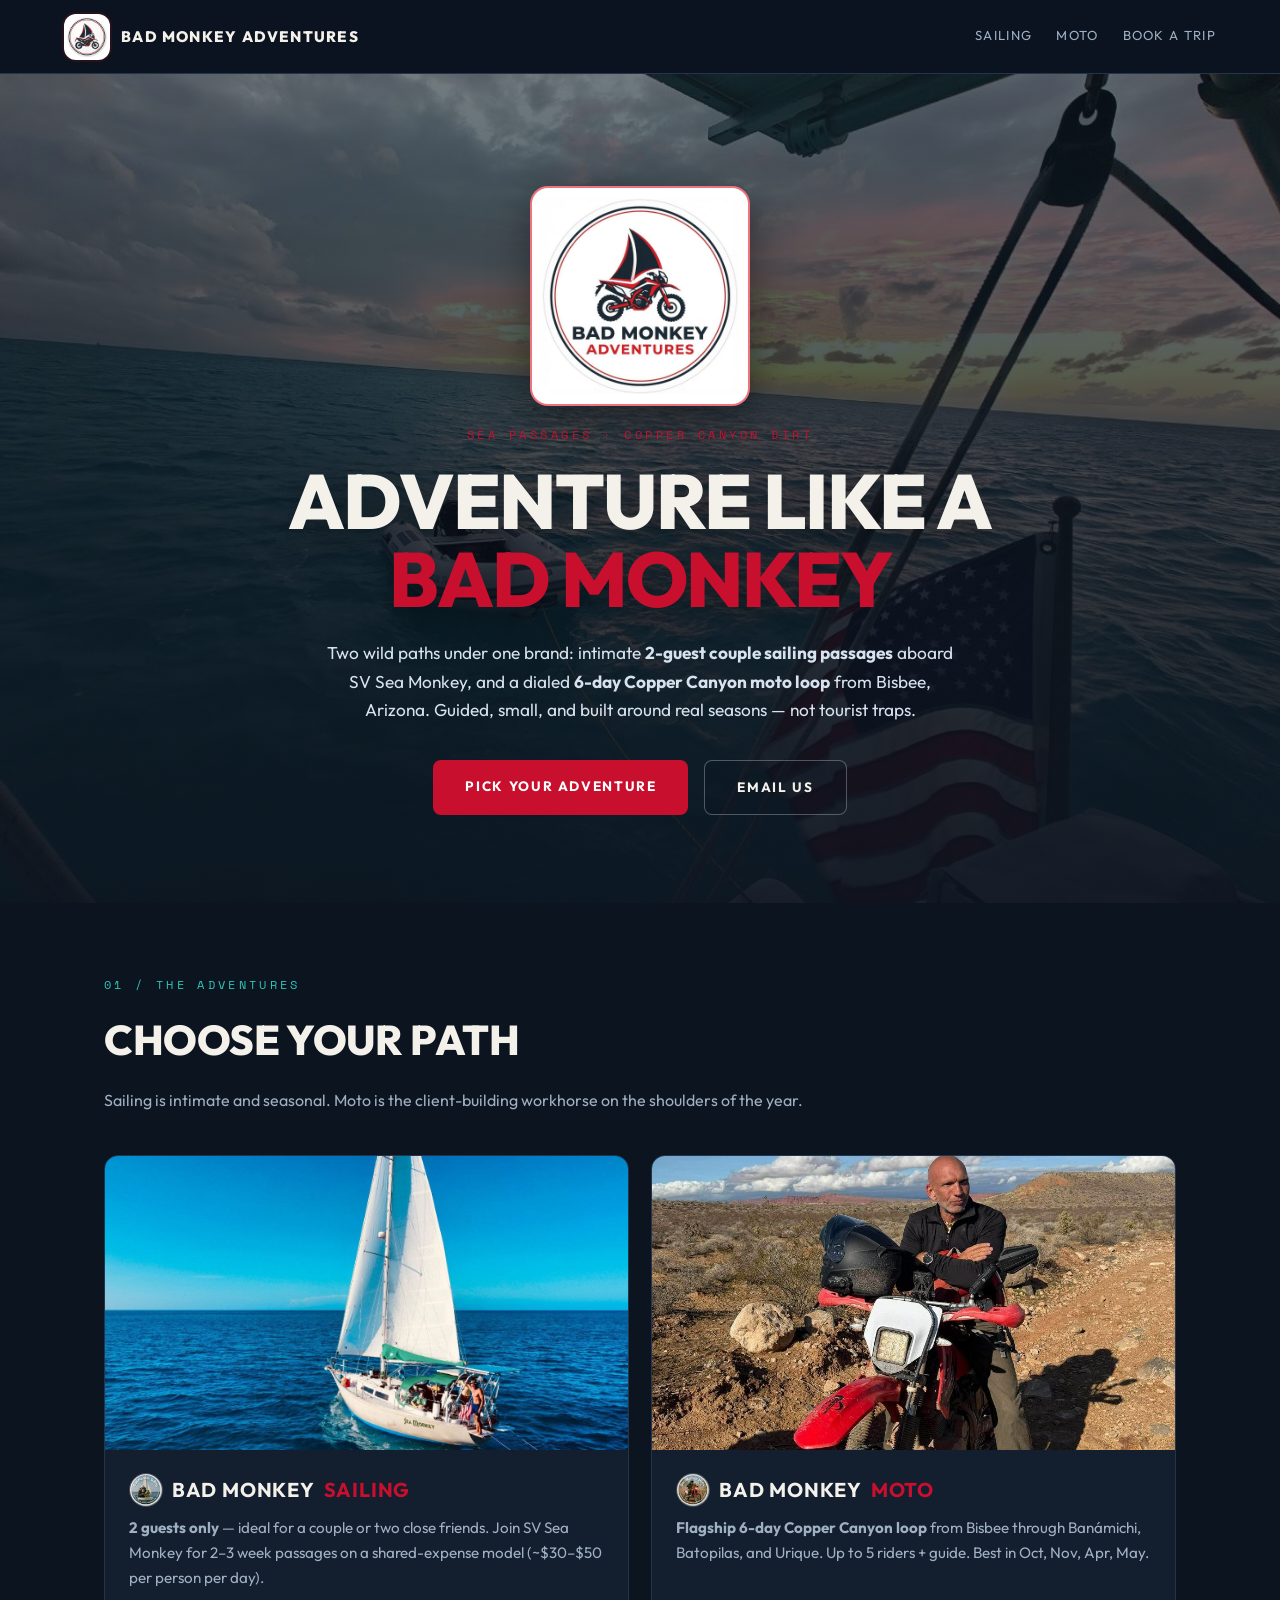
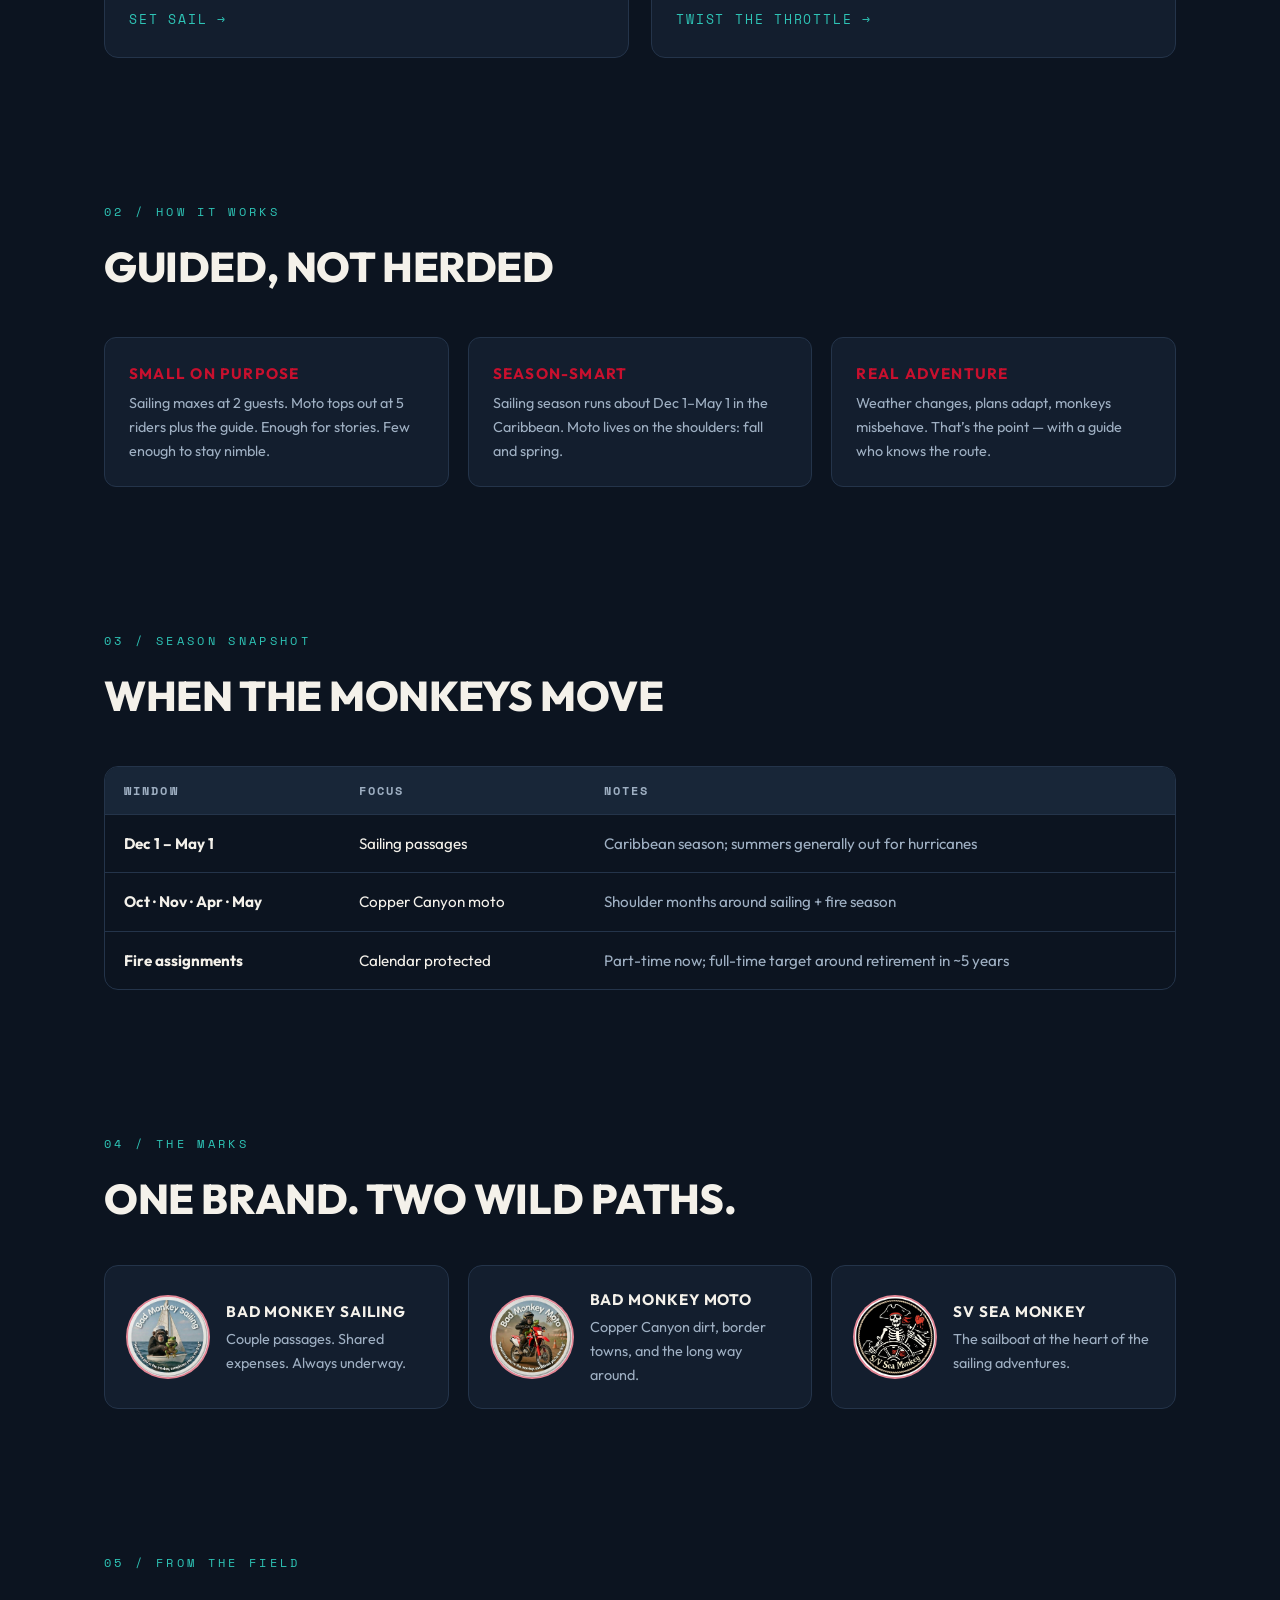
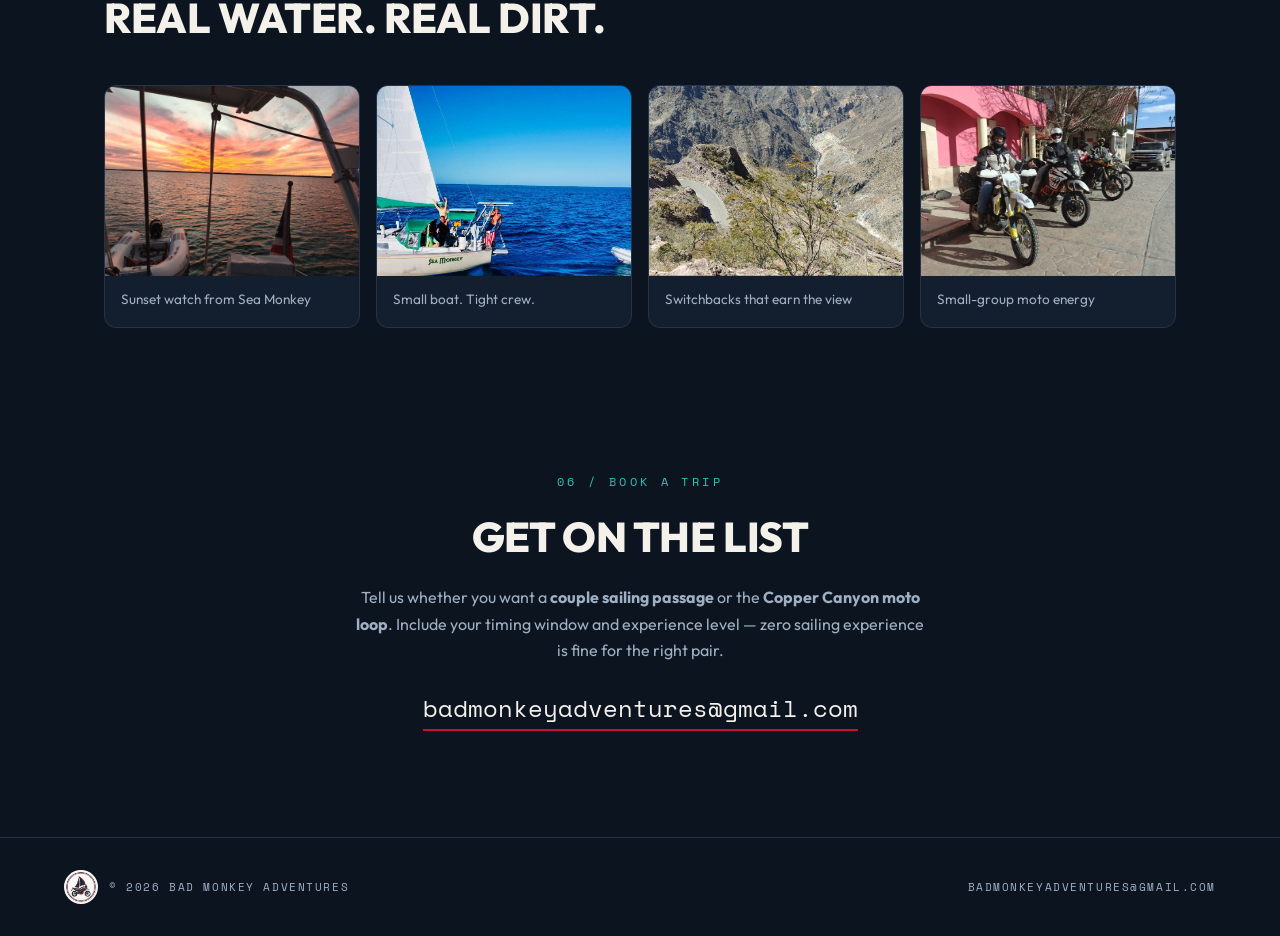
<file: index.html>
<!DOCTYPE html>
<html lang="en">
<head>
<meta charset="utf-8">
<meta name="viewport" content="width=device-width, initial-scale=1">
<title>Bad Monkey Adventures — Couple Sailing Passages & Copper Canyon Moto Trips</title>
<meta name="description" content="Bad Monkey Adventures: 2-guest couple sailing passages aboard SV Sea Monkey (shared-expense) and 6-day Copper Canyon motorcycle trips from Bisbee. badmonkeyadventures@gmail.com">
<link rel="icon" href="images/logos/bma-main-icon-favicon.png?v=ops1">
<link rel="preconnect" href="https://fonts.googleapis.com">
<link href="https://fonts.googleapis.com/css2?family=Outfit:wght@400;700;800&family=Space+Mono&display=swap" rel="stylesheet">
<link rel="stylesheet" href="style.css?v=honda1">
</head>
<body>
<nav>
  <a class="logo" href="index.html">
    <img class="brand-mark" src="images/logos/bma-main-icon.jpg?v=ops1" alt="Bad Monkey Adventures logo">
    Bad Monkey Adventures
  </a>
  <div class="links">
    <a href="sailing.html" data-p="sailing">Sailing</a>
    <a href="moto.html" data-p="moto">Moto</a>
    <a href="index.html#contact" data-p="contact">Book a Trip</a>
  </div>
</nav>

<header class="hero">
  <div class="hero-media" style="background-image:url('images/sailing/hero-sunset-turquoise.jpg')"></div>
  <div class="hero-inner">
    <img class="hero-logo" src="images/logos/bma-main-full.jpg?v=ops1" alt="Bad Monkey Adventures sticker">
    <div class="kicker">Sea Passages · Copper Canyon Dirt</div>
    <h1>Adventure Like a<br><span class="accent">Bad Monkey</span></h1>
    <p>Two wild paths under one brand: intimate <strong>2-guest couple sailing passages</strong> aboard SV Sea Monkey, and a dialed <strong>6-day Copper Canyon moto loop</strong> from Bisbee, Arizona. Guided, small, and built around real seasons — not tourist traps.</p>
    <div class="cta-row">
      <a class="btn btn-sun" href="#adventures">Pick Your Adventure</a>
      <a class="btn btn-ghost" href="mailto:badmonkeyadventures@gmail.com?subject=Trip%20Inquiry">Email Us</a>
    </div>
  </div>
</header>

<section id="adventures">
  <div class="sec-label">01 / The Adventures</div>
  <h2>Choose Your Path</h2>
  <p class="lead">Sailing is intimate and seasonal. Moto is the client-building workhorse on the shoulders of the year.</p>
  <div class="adventures">
    <a class="adv reveal" href="sailing.html">
      <img class="art" src="images/sailing/under-sail-blue.jpg" alt="SV Sea Monkey under full sail">
      <div class="body">
        <h3>
          <img src="images/logos/bad-monkey-sailing-sticker-logo.jpg?v=ops1" alt="">
          Bad Monkey <span class="tag">Sailing</span>
        </h3>
        <p><strong>2 guests only</strong> — ideal for a couple or two close friends. Join SV Sea Monkey for 2–3 week passages on a shared-expense model (~$30–$50 per person per day).</p>
        <span class="go">Set Sail →</span>
      </div>
    </a>
    <a class="adv reveal" href="moto.html">
      <img class="art" src="images/moto/hero-desert-trail.jpg" alt="Adventure motorcycle on desert trail">
      <div class="body">
        <h3>
          <img src="images/logos/bad-monkey-moto-sticker-logo.jpg?v=ops1" alt="">
          Bad Monkey <span class="tag">Moto</span>
        </h3>
        <p><strong>Flagship 6-day Copper Canyon loop</strong> from Bisbee through Banámichi, Batopilas, and Urique. Up to 5 riders + guide. Best in Oct, Nov, Apr, May.</p>
        <span class="go">Twist the Throttle →</span>
      </div>
    </a>
  </div>
</section>

<section>
  <div class="sec-label">02 / How It Works</div>
  <h2>Guided, Not Herded</h2>
  <div class="features">
    <div class="feat reveal"><h4>Small On Purpose</h4><p>Sailing maxes at 2 guests. Moto tops out at 5 riders plus the guide. Enough for stories. Few enough to stay nimble.</p></div>
    <div class="feat reveal"><h4>Season-Smart</h4><p>Sailing season runs about Dec 1–May 1 in the Caribbean. Moto lives on the shoulders: fall and spring.</p></div>
    <div class="feat reveal"><h4>Real Adventure</h4><p>Weather changes, plans adapt, monkeys misbehave. That’s the point — with a guide who knows the route.</p></div>
  </div>
</section>

<section>
  <div class="sec-label">03 / Season Snapshot</div>
  <h2>When The Monkeys Move</h2>
  <div class="trips reveal">
    <table>
      <thead><tr><th>Window</th><th>Focus</th><th>Notes</th></tr></thead>
      <tbody>
        <tr><td><strong>Dec 1 – May 1</strong></td><td>Sailing passages</td><td class="muted">Caribbean season; summers generally out for hurricanes</td></tr>
        <tr><td><strong>Oct · Nov · Apr · May</strong></td><td>Copper Canyon moto</td><td class="muted">Shoulder months around sailing + fire season</td></tr>
        <tr><td><strong>Fire assignments</strong></td><td>Calendar protected</td><td class="muted">Part-time now; full-time target around retirement in ~5 years</td></tr>
      </tbody>
    </table>
  </div>
</section>

<section>
  <div class="sec-label">04 / The Marks</div>
  <h2>One Brand. Two Wild Paths.</h2>
  <div class="brand-strip">
    <div class="brand-card reveal">
      <img src="images/logos/bad-monkey-sailing-sticker-logo.jpg?v=ops1" alt="Bad Monkey Sailing logo">
      <div>
        <h4>Bad Monkey Sailing</h4>
        <p>Couple passages. Shared expenses. Always underway.</p>
      </div>
    </div>
    <div class="brand-card reveal">
      <img src="images/logos/bad-monkey-moto-sticker-logo.jpg?v=ops1" alt="Bad Monkey Moto logo">
      <div>
        <h4>Bad Monkey Moto</h4>
        <p>Copper Canyon dirt, border towns, and the long way around.</p>
      </div>
    </div>
    <div class="brand-card reveal">
      <img src="images/logos/sv-sea-monkey-pirate-skeleton-favorite-logo.jpg?v=ops1" alt="SV Sea Monkey logo">
      <div>
        <h4>SV Sea Monkey</h4>
        <p>The sailboat at the heart of the sailing adventures.</p>
      </div>
    </div>
  </div>
</section>

<section>
  <div class="sec-label">05 / From the Field</div>
  <h2>Real Water. Real Dirt.</h2>
  <div class="gallery">
    <figure class="reveal"><img src="images/sailing/sunset-pink-gold.jpg" alt="Sunset from the sailboat"><figcaption>Sunset watch from Sea Monkey</figcaption></figure>
    <figure class="reveal"><img src="images/sailing/crew-waving.jpg" alt="Crew waving from Sea Monkey"><figcaption>Small boat. Tight crew.</figcaption></figure>
    <figure class="reveal"><img src="images/moto/canyon-switchback.jpg" alt="Canyon switchback overlook"><figcaption>Switchbacks that earn the view</figcaption></figure>
    <figure class="reveal"><img src="images/moto/pink-lineup.jpg" alt="Adventure riders lined up in town"><figcaption>Small-group moto energy</figcaption></figure>
  </div>
</section>

<section id="contact" class="contact">
  <div class="sec-label" style="text-align:center">06 / Book a Trip</div>
  <h2>Get On The List</h2>
  <p>Tell us whether you want a <strong>couple sailing passage</strong> or the <strong>Copper Canyon moto loop</strong>. Include your timing window and experience level — zero sailing experience is fine for the right pair.</p>
  <p style="margin-top:1.6rem"><a class="email" href="mailto:badmonkeyadventures@gmail.com?subject=Bad%20Monkey%20Trip%20Inquiry">badmonkeyadventures@gmail.com</a></p>
</section>

<footer>
  <div class="foot-brand">
    <img src="images/logos/bma-main-icon.jpg?v=ops1" alt="">
    <span>© 2026 Bad Monkey Adventures</span>
  </div>
  <span><a href="mailto:badmonkeyadventures@gmail.com">badmonkeyadventures@gmail.com</a></span>
</footer>

<script>
const io=new IntersectionObserver(es=>es.forEach(e=>{if(e.isIntersecting){e.target.classList.add('in');io.unobserve(e.target)}}),{threshold:.12});
document.querySelectorAll('.reveal').forEach(el=>io.observe(el));
</script>
</body>
</html>
</file>
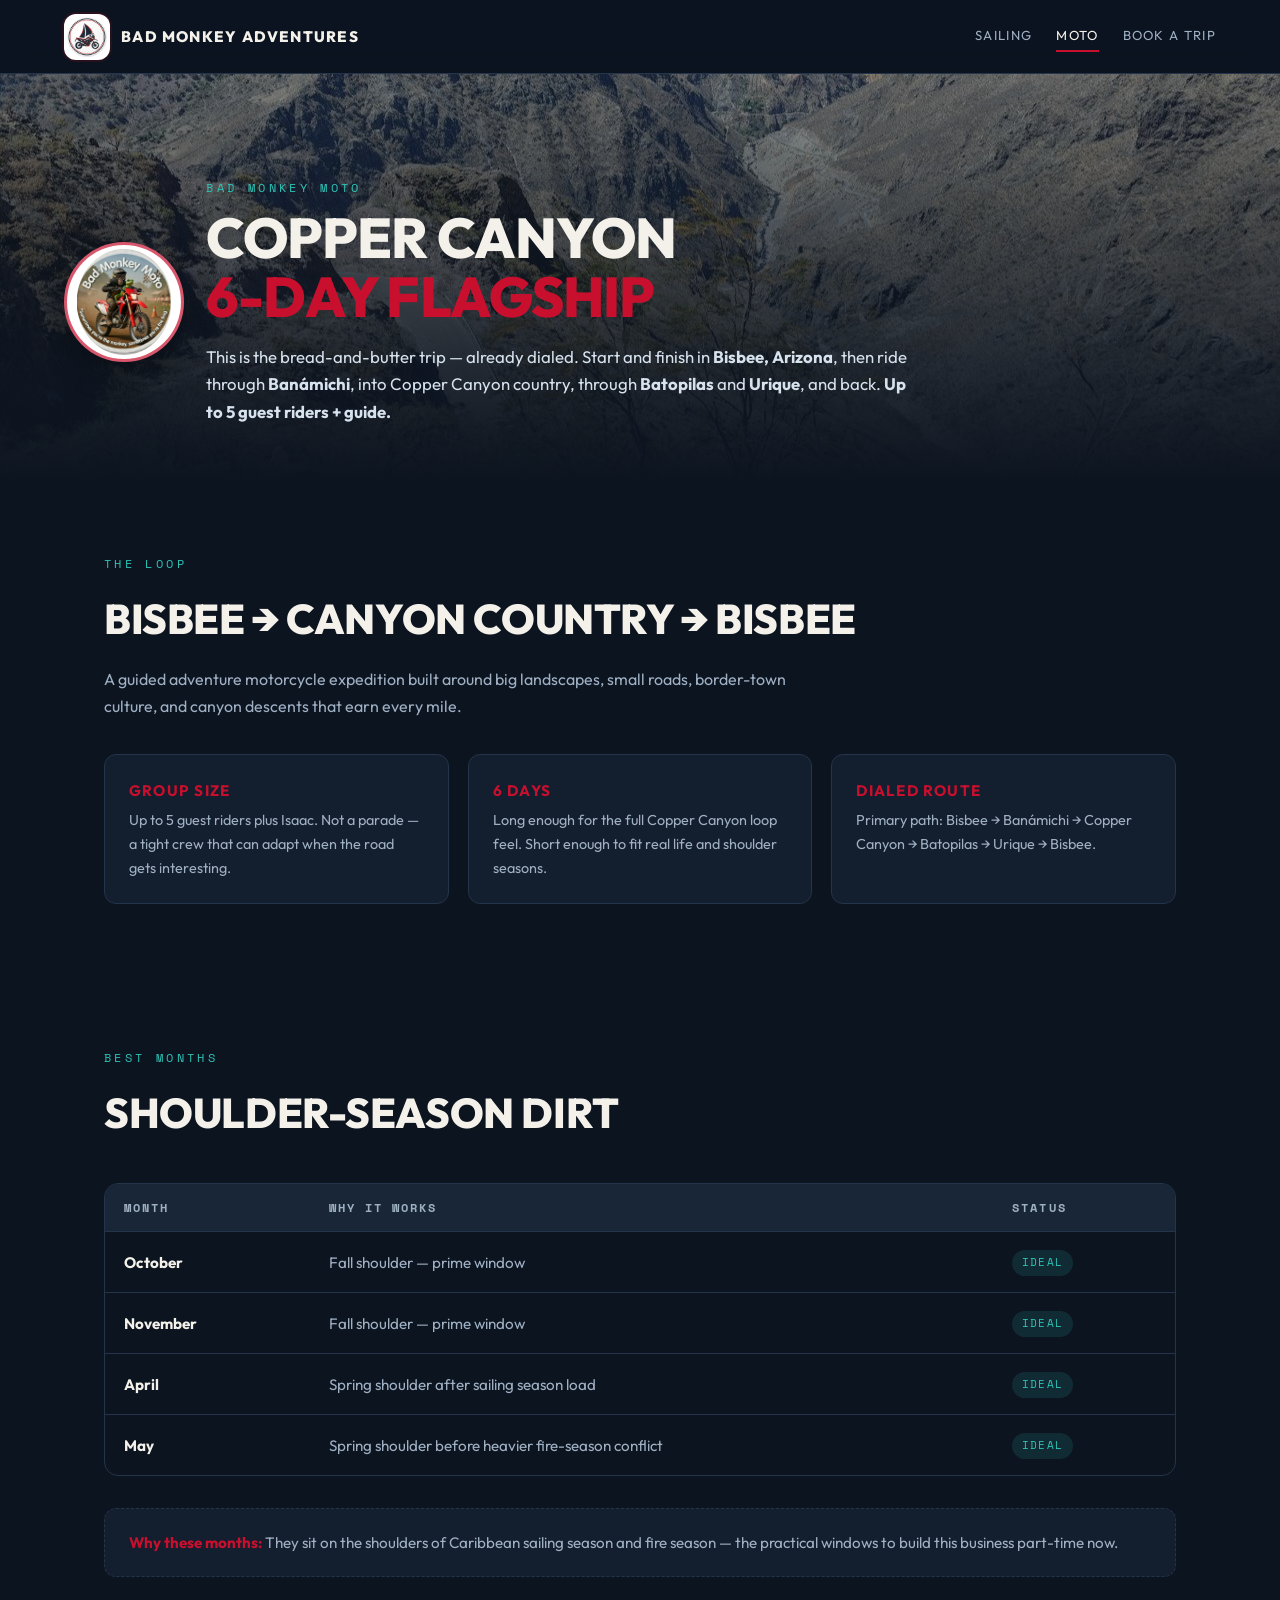
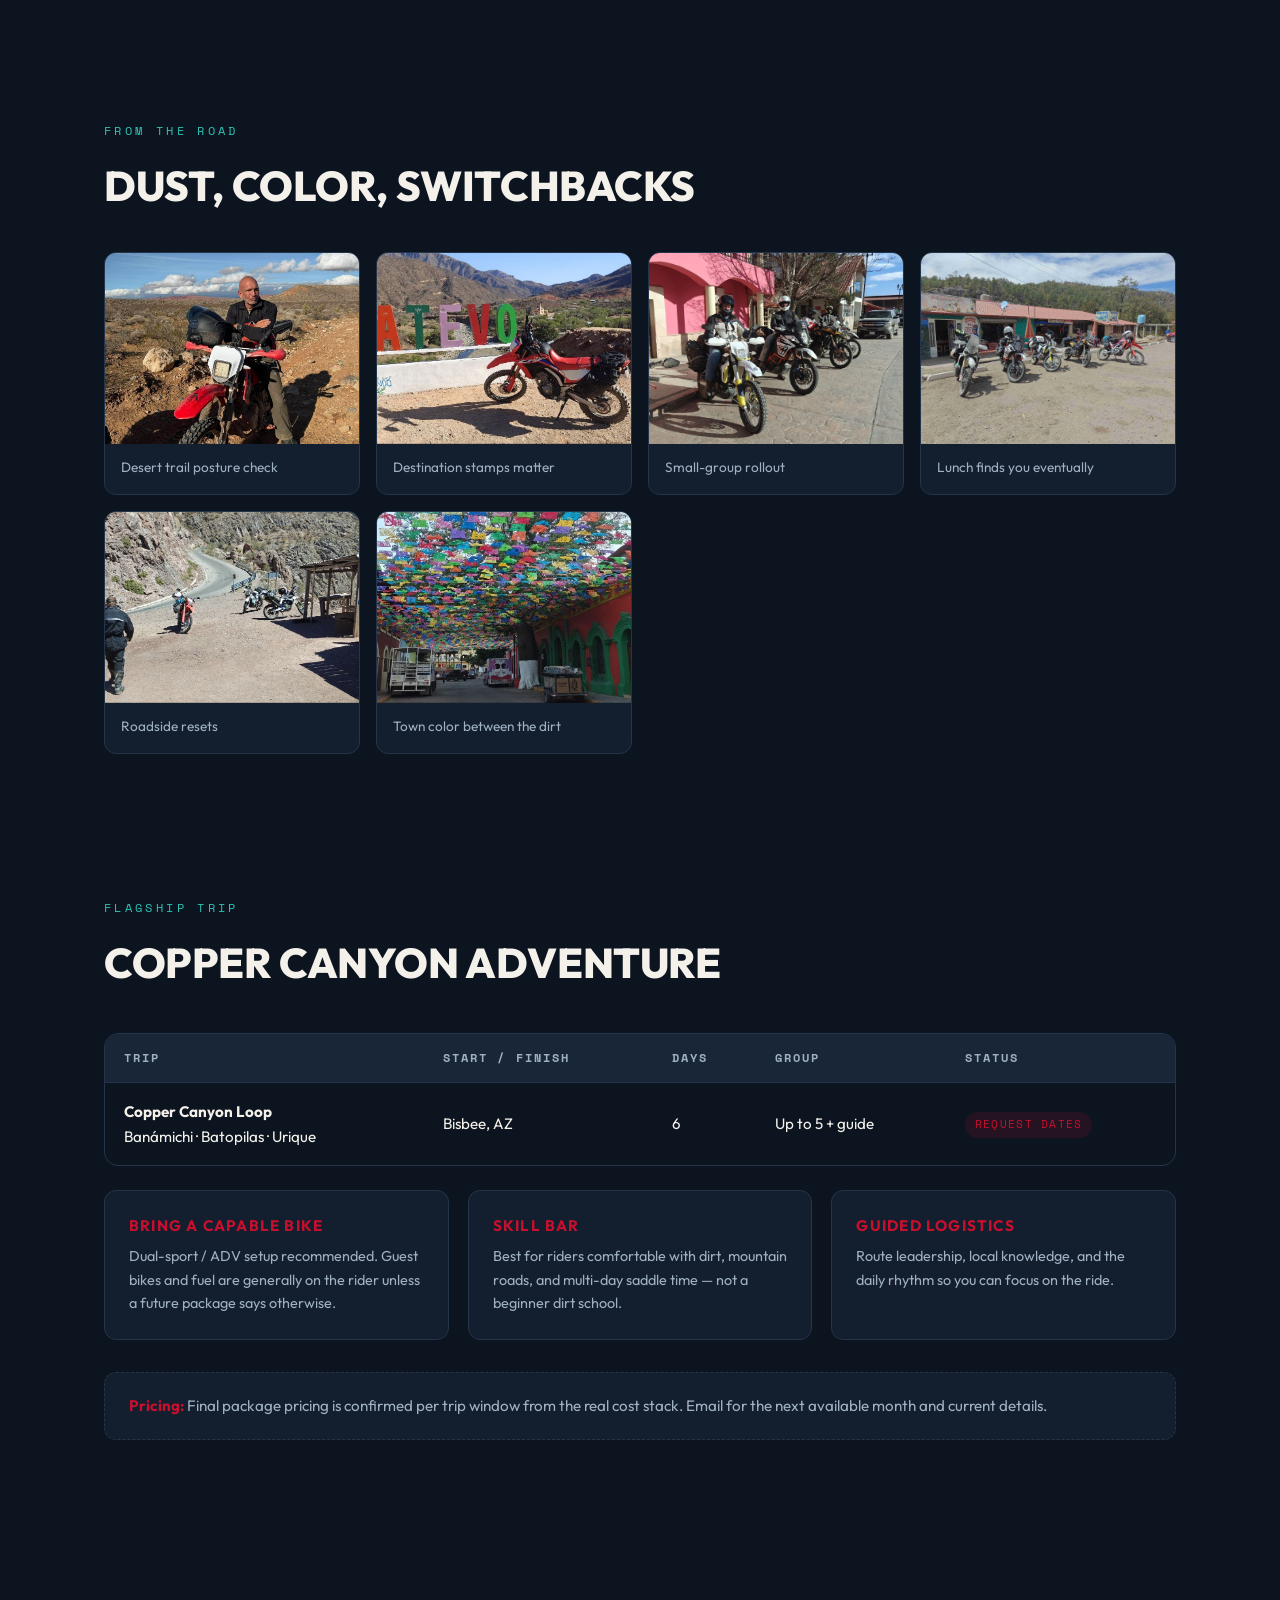
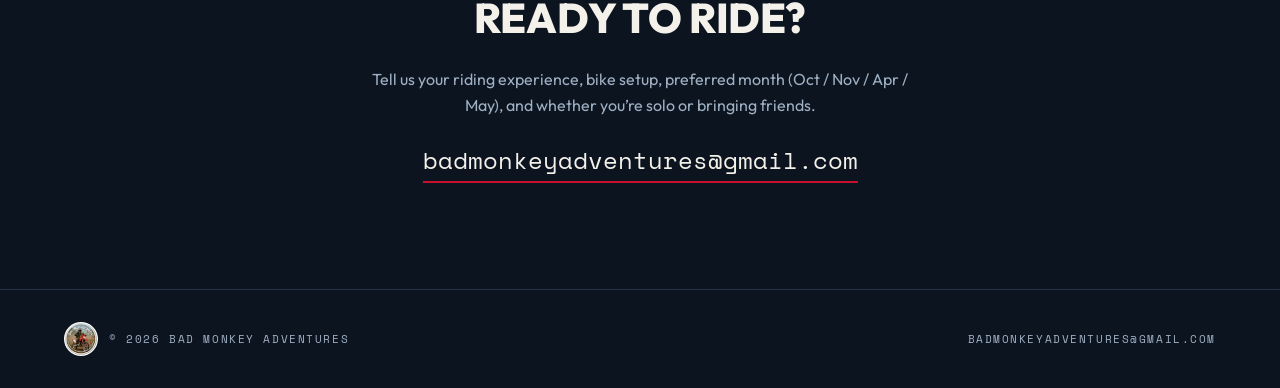
<file: moto.html>
<!DOCTYPE html>
<html lang="en">
<head>
<meta charset="utf-8">
<meta name="viewport" content="width=device-width, initial-scale=1">
<title>Bad Monkey Moto — Copper Canyon 6-Day Adventure from Bisbee</title>
<meta name="description" content="Bad Monkey Moto flagship: 6-day Copper Canyon motorcycle trip from Bisbee, Arizona through Banámichi, Batopilas, and Urique. Up to 5 riders + guide. Best months Oct, Nov, Apr, May.">
<link rel="icon" href="images/logos/bad-monkey-moto-sticker-logo.jpg?v=ops1">
<link rel="preconnect" href="https://fonts.googleapis.com">
<link href="https://fonts.googleapis.com/css2?family=Outfit:wght@400;700;800&family=Space+Mono&display=swap" rel="stylesheet">
<link rel="stylesheet" href="style.css?v=honda1">
</head>
<body>
<nav>
  <a class="logo" href="index.html">
    <img class="brand-mark" src="images/logos/bma-main-icon.jpg?v=ops1" alt="Bad Monkey Adventures logo">
    Bad Monkey Adventures
  </a>
  <div class="links">
    <a href="sailing.html" data-p="sailing">Sailing</a>
    <a href="moto.html" data-p="moto">Moto</a>
    <a href="index.html#contact" data-p="contact">Book a Trip</a>
  </div>
</nav>

<header class="page-hero">
  <div class="page-hero-media" style="background-image:url('images/moto/canyon-switchback.jpg')"></div>
  <div class="page-hero-inner">
    <img class="badge" src="images/logos/bad-monkey-moto-sticker-logo.jpg?v=ops1" alt="Bad Monkey Moto logo">
    <div>
      <div class="sec-label">Bad Monkey Moto</div>
      <h1>Copper Canyon<br><span class="accent">6-Day Flagship</span></h1>
      <p>This is the bread-and-butter trip — already dialed. Start and finish in <strong>Bisbee, Arizona</strong>, then ride through <strong>Banámichi</strong>, into Copper Canyon country, through <strong>Batopilas</strong> and <strong>Urique</strong>, and back. <strong>Up to 5 guest riders + guide.</strong></p>
    </div>
  </div>
</header>

<section>
  <div class="sec-label">The Loop</div>
  <h2>Bisbee → Canyon Country → Bisbee</h2>
  <p class="lead">A guided adventure motorcycle expedition built around big landscapes, small roads, border-town culture, and canyon descents that earn every mile.</p>
  <div class="features">
    <div class="feat reveal"><h4>Group Size</h4><p>Up to 5 guest riders plus Isaac. Not a parade — a tight crew that can adapt when the road gets interesting.</p></div>
    <div class="feat reveal"><h4>6 Days</h4><p>Long enough for the full Copper Canyon loop feel. Short enough to fit real life and shoulder seasons.</p></div>
    <div class="feat reveal"><h4>Dialed Route</h4><p>Primary path: Bisbee → Banámichi → Copper Canyon → Batopilas → Urique → Bisbee.</p></div>
  </div>
</section>

<section>
  <div class="sec-label">Best Months</div>
  <h2>Shoulder-Season Dirt</h2>
  <div class="trips reveal">
    <table>
      <thead><tr><th>Month</th><th>Why it works</th><th>Status</th></tr></thead>
      <tbody>
        <tr><td><strong>October</strong></td><td class="muted">Fall shoulder — prime window</td><td><span class="badge teal">Ideal</span></td></tr>
        <tr><td><strong>November</strong></td><td class="muted">Fall shoulder — prime window</td><td><span class="badge teal">Ideal</span></td></tr>
        <tr><td><strong>April</strong></td><td class="muted">Spring shoulder after sailing season load</td><td><span class="badge teal">Ideal</span></td></tr>
        <tr><td><strong>May</strong></td><td class="muted">Spring shoulder before heavier fire-season conflict</td><td><span class="badge teal">Ideal</span></td></tr>
      </tbody>
    </table>
  </div>
  <div class="notice"><strong>Why these months:</strong> They sit on the shoulders of Caribbean sailing season and fire season — the practical windows to build this business part-time now.</div>
</section>

<section>
  <div class="sec-label">From the Road</div>
  <h2>Dust, Color, Switchbacks</h2>
  <div class="gallery">
    <figure class="reveal"><img src="images/moto/hero-desert-trail.jpg" alt="Rider on red dirt bike in desert"><figcaption>Desert trail posture check</figcaption></figure>
    <figure class="reveal"><img src="images/moto/satevo-sign.jpg" alt="Honda dual-sport at Satevó sign"><figcaption>Destination stamps matter</figcaption></figure>
    <figure class="reveal"><img src="images/moto/pink-lineup.jpg" alt="Riders lined up by pink building"><figcaption>Small-group rollout</figcaption></figure>
    <figure class="reveal"><img src="images/moto/roadside-restaurants.jpg" alt="Dual-sport bikes at roadside restaurants"><figcaption>Lunch finds you eventually</figcaption></figure>
    <figure class="reveal"><img src="images/moto/mountain-roadside.jpg" alt="Motorcycles at mountain roadside stop"><figcaption>Roadside resets</figcaption></figure>
    <figure class="reveal"><img src="images/moto/papel-picado.jpg" alt="Colorful town street with papel picado"><figcaption>Town color between the dirt</figcaption></figure>
  </div>
</section>

<section>
  <div class="sec-label">Flagship Trip</div>
  <h2>Copper Canyon Adventure</h2>
  <div class="trips reveal">
    <table>
      <thead><tr><th>Trip</th><th>Start / Finish</th><th>Days</th><th>Group</th><th>Status</th></tr></thead>
      <tbody>
        <tr>
          <td><strong>Copper Canyon Loop</strong><br><span class="muted">Banámichi · Batopilas · Urique</span></td>
          <td>Bisbee, AZ</td>
          <td>6</td>
          <td>Up to 5 + guide</td>
          <td><span class="badge">Request dates</span></td>
        </tr>
      </tbody>
    </table>
  </div>
  <div class="features" style="margin-top:1.5rem">
    <div class="feat reveal"><h4>Bring a Capable Bike</h4><p>Dual-sport / ADV setup recommended. Guest bikes and fuel are generally on the rider unless a future package says otherwise.</p></div>
    <div class="feat reveal"><h4>Skill Bar</h4><p>Best for riders comfortable with dirt, mountain roads, and multi-day saddle time — not a beginner dirt school.</p></div>
    <div class="feat reveal"><h4>Guided Logistics</h4><p>Route leadership, local knowledge, and the daily rhythm so you can focus on the ride.</p></div>
  </div>
  <div class="notice"><strong>Pricing:</strong> Final package pricing is confirmed per trip window from the real cost stack. Email for the next available month and current details.</div>
</section>

<section class="contact">
  <h2>Ready to Ride?</h2>
  <p>Tell us your riding experience, bike setup, preferred month (Oct / Nov / Apr / May), and whether you’re solo or bringing friends.</p>
  <p style="margin-top:1.4rem"><a class="email" href="mailto:badmonkeyadventures@gmail.com?subject=Bad%20Monkey%20Copper%20Canyon%20Moto%20Inquiry">badmonkeyadventures@gmail.com</a></p>
</section>

<footer>
  <div class="foot-brand">
    <img src="images/logos/bad-monkey-moto-sticker-logo.jpg?v=ops1" alt="">
    <span>© 2026 Bad Monkey Adventures</span>
  </div>
  <span><a href="mailto:badmonkeyadventures@gmail.com">badmonkeyadventures@gmail.com</a></span>
</footer>

<script>
const io=new IntersectionObserver(es=>es.forEach(e=>{if(e.isIntersecting){e.target.classList.add('in');io.unobserve(e.target)}}),{threshold:.12});
document.querySelectorAll('.reveal').forEach(el=>io.observe(el));
document.querySelector('nav a[data-p="moto"]')?.classList.add('active');
</script>
</body>
</html>
</file>
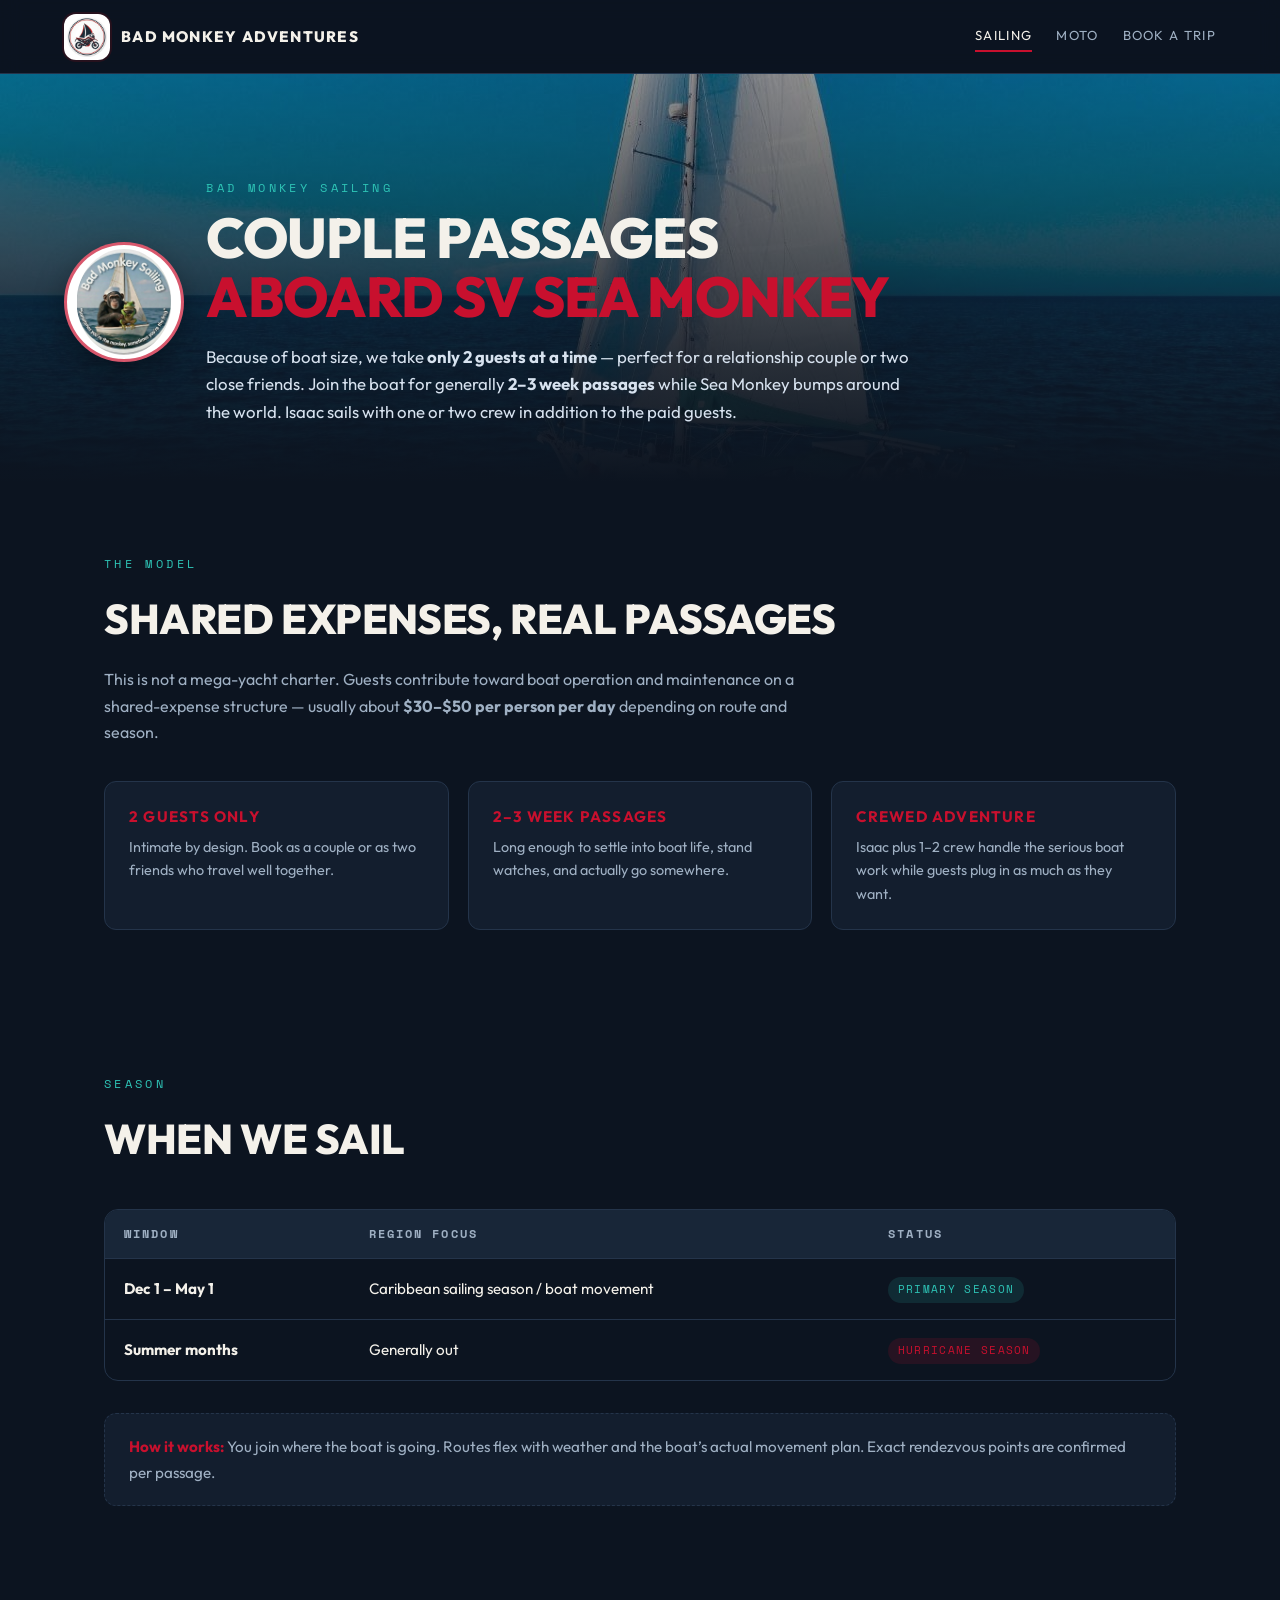
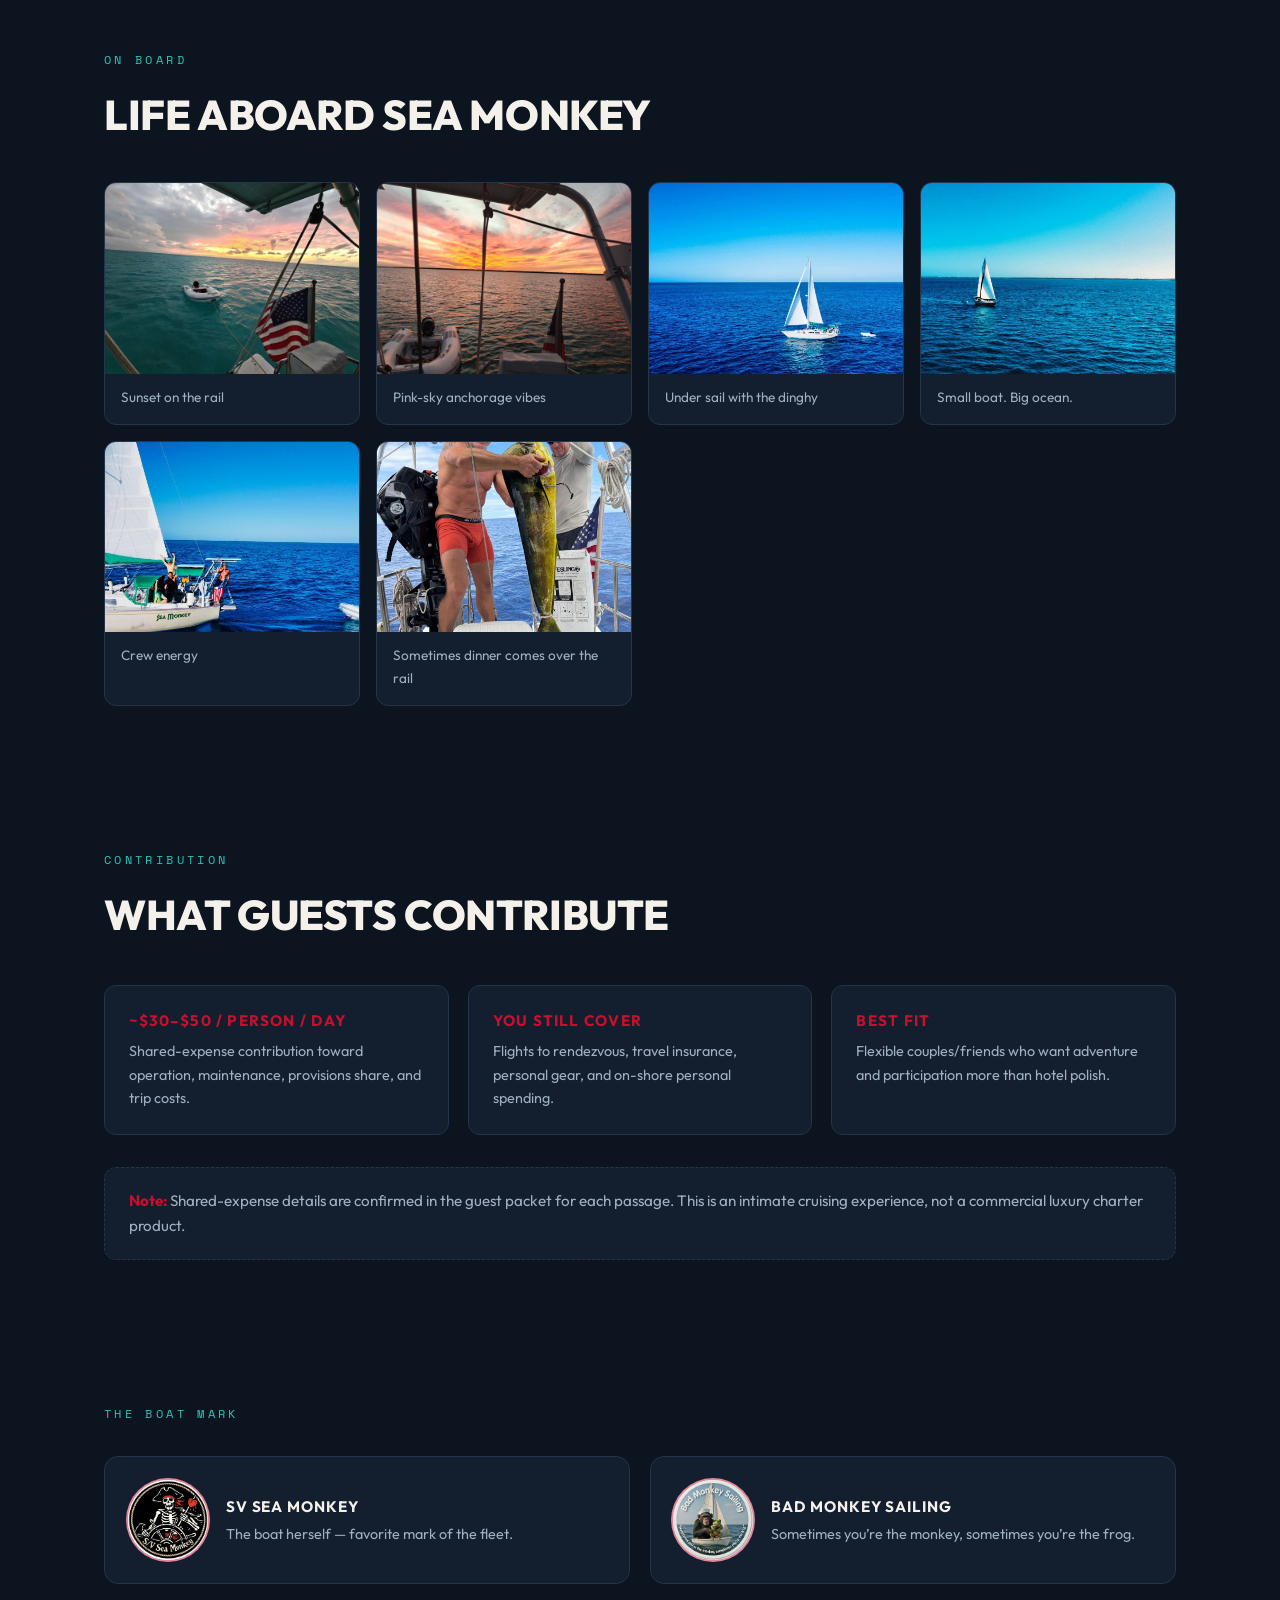
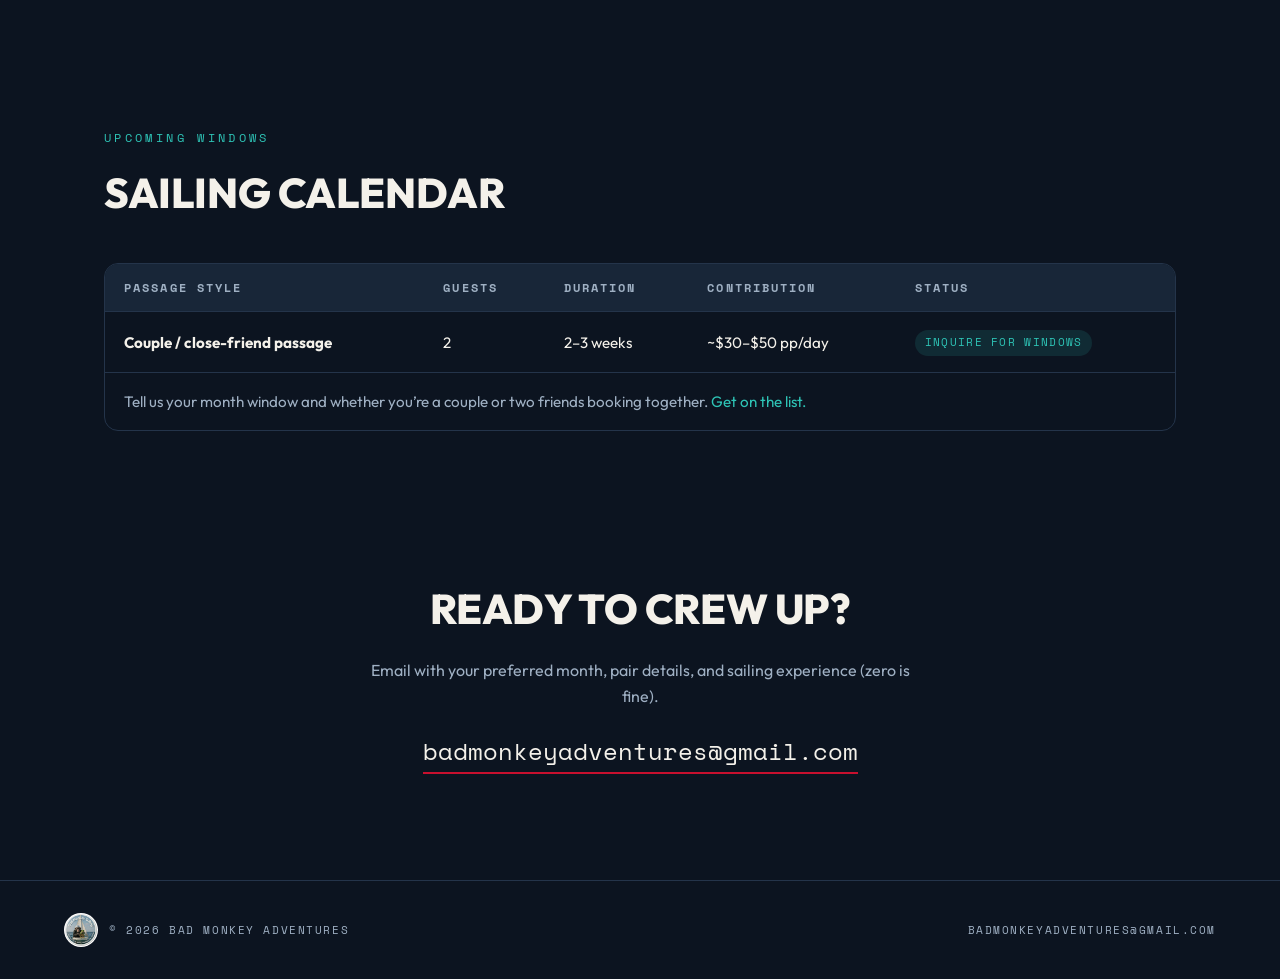
<file: sailing.html>
<!DOCTYPE html>
<html lang="en">
<head>
<meta charset="utf-8">
<meta name="viewport" content="width=device-width, initial-scale=1">
<title>Bad Monkey Sailing — Couple Passages Aboard SV Sea Monkey</title>
<meta name="description" content="2-guest couple or close-friend sailing passages aboard SV Sea Monkey. Shared-expense model about $30–$50 per person per day. Caribbean season Dec 1–May 1.">
<link rel="icon" href="images/logos/bad-monkey-sailing-sticker-logo.jpg?v=ops1">
<link rel="preconnect" href="https://fonts.googleapis.com">
<link href="https://fonts.googleapis.com/css2?family=Outfit:wght@400;700;800&family=Space+Mono&display=swap" rel="stylesheet">
<link rel="stylesheet" href="style.css?v=honda1">
</head>
<body>
<nav>
  <a class="logo" href="index.html">
    <img class="brand-mark" src="images/logos/bma-main-icon.jpg?v=ops1" alt="Bad Monkey Adventures logo">
    Bad Monkey Adventures
  </a>
  <div class="links">
    <a href="sailing.html" data-p="sailing">Sailing</a>
    <a href="moto.html" data-p="moto">Moto</a>
    <a href="index.html#contact" data-p="contact">Book a Trip</a>
  </div>
</nav>

<header class="page-hero">
  <div class="page-hero-media" style="background-image:url('images/sailing/under-sail-blue.jpg')"></div>
  <div class="page-hero-inner">
    <img class="badge" src="images/logos/bad-monkey-sailing-sticker-logo.jpg?v=ops1" alt="Bad Monkey Sailing logo">
    <div>
      <div class="sec-label">Bad Monkey Sailing</div>
      <h1>Couple Passages<br><span class="accent">Aboard SV Sea Monkey</span></h1>
      <p>Because of boat size, we take <strong>only 2 guests at a time</strong> — perfect for a relationship couple or two close friends. Join the boat for generally <strong>2–3 week passages</strong> while Sea Monkey bumps around the world. Isaac sails with one or two crew in addition to the paid guests.</p>
    </div>
  </div>
</header>

<section>
  <div class="sec-label">The Model</div>
  <h2>Shared Expenses, Real Passages</h2>
  <p class="lead">This is not a mega-yacht charter. Guests contribute toward boat operation and maintenance on a shared-expense structure — usually about <strong>$30–$50 per person per day</strong> depending on route and season.</p>
  <div class="features">
    <div class="feat reveal"><h4>2 Guests Only</h4><p>Intimate by design. Book as a couple or as two friends who travel well together.</p></div>
    <div class="feat reveal"><h4>2–3 Week Passages</h4><p>Long enough to settle into boat life, stand watches, and actually go somewhere.</p></div>
    <div class="feat reveal"><h4>Crewed Adventure</h4><p>Isaac plus 1–2 crew handle the serious boat work while guests plug in as much as they want.</p></div>
  </div>
</section>

<section>
  <div class="sec-label">Season</div>
  <h2>When We Sail</h2>
  <div class="trips reveal">
    <table>
      <thead><tr><th>Window</th><th>Region focus</th><th>Status</th></tr></thead>
      <tbody>
        <tr><td><strong>Dec 1 – May 1</strong></td><td>Caribbean sailing season / boat movement</td><td><span class="badge teal">Primary season</span></td></tr>
        <tr><td><strong>Summer months</strong></td><td>Generally out</td><td><span class="badge">Hurricane season</span></td></tr>
      </tbody>
    </table>
  </div>
  <div class="notice"><strong>How it works:</strong> You join where the boat is going. Routes flex with weather and the boat’s actual movement plan. Exact rendezvous points are confirmed per passage.</div>
</section>

<section>
  <div class="sec-label">On Board</div>
  <h2>Life Aboard Sea Monkey</h2>
  <div class="gallery">
    <figure class="reveal"><img src="images/sailing/hero-sunset-turquoise.jpg" alt="Sunset from Sea Monkey"><figcaption>Sunset on the rail</figcaption></figure>
    <figure class="reveal"><img src="images/sailing/sunset-pink-gold.jpg" alt="Pink gold sunset seascape"><figcaption>Pink-sky anchorage vibes</figcaption></figure>
    <figure class="reveal"><img src="images/sailing/side-dinghy.jpg" alt="Sea Monkey under sail with dinghy"><figcaption>Under sail with the dinghy</figcaption></figure>
    <figure class="reveal"><img src="images/sailing/aerial-expanse.jpg" alt="Aerial of sailboat on open sea"><figcaption>Small boat. Big ocean.</figcaption></figure>
    <figure class="reveal"><img src="images/sailing/crew-waving.jpg" alt="Crew waving from Sea Monkey"><figcaption>Crew energy</figcaption></figure>
    <figure class="reveal"><img src="images/sailing/mahi-catch.jpg" alt="Crew with mahi catch"><figcaption>Sometimes dinner comes over the rail</figcaption></figure>
  </div>
</section>

<section>
  <div class="sec-label">Contribution</div>
  <h2>What Guests Contribute</h2>
  <div class="features">
    <div class="feat reveal"><h4>~$30–$50 / person / day</h4><p>Shared-expense contribution toward operation, maintenance, provisions share, and trip costs.</p></div>
    <div class="feat reveal"><h4>You still cover</h4><p>Flights to rendezvous, travel insurance, personal gear, and on-shore personal spending.</p></div>
    <div class="feat reveal"><h4>Best fit</h4><p>Flexible couples/friends who want adventure and participation more than hotel polish.</p></div>
  </div>
  <div class="notice"><strong>Note:</strong> Shared-expense details are confirmed in the guest packet for each passage. This is an intimate cruising experience, not a commercial luxury charter product.</div>
</section>

<section>
  <div class="sec-label">The Boat Mark</div>
  <div class="brand-strip">
    <div class="brand-card reveal">
      <img src="images/logos/sv-sea-monkey-pirate-skeleton-favorite-logo.jpg?v=ops1" alt="SV Sea Monkey logo">
      <div>
        <h4>SV Sea Monkey</h4>
        <p>The boat herself — favorite mark of the fleet.</p>
      </div>
    </div>
    <div class="brand-card reveal">
      <img src="images/logos/bad-monkey-sailing-sticker-logo.jpg?v=ops1" alt="Bad Monkey Sailing logo">
      <div>
        <h4>Bad Monkey Sailing</h4>
        <p>Sometimes you’re the monkey, sometimes you’re the frog.</p>
      </div>
    </div>
  </div>
</section>

<section>
  <div class="sec-label">Upcoming Windows</div>
  <h2>Sailing Calendar</h2>
  <div class="trips reveal">
    <table>
      <thead><tr><th>Passage style</th><th>Guests</th><th>Duration</th><th>Contribution</th><th>Status</th></tr></thead>
      <tbody>
        <tr>
          <td><strong>Couple / close-friend passage</strong></td>
          <td>2</td>
          <td>2–3 weeks</td>
          <td>~$30–$50 pp/day</td>
          <td><span class="badge teal">Inquire for windows</span></td>
        </tr>
        <tr><td class="muted" colspan="5">Tell us your month window and whether you’re a couple or two friends booking together. <a href="mailto:badmonkeyadventures@gmail.com?subject=Bad%20Monkey%20Sailing%20Passage%20Inquiry">Get on the list.</a></td></tr>
      </tbody>
    </table>
  </div>
</section>

<section class="contact">
  <h2>Ready to Crew Up?</h2>
  <p>Email with your preferred month, pair details, and sailing experience (zero is fine).</p>
  <p style="margin-top:1.4rem"><a class="email" href="mailto:badmonkeyadventures@gmail.com?subject=Bad%20Monkey%20Sailing%20Inquiry">badmonkeyadventures@gmail.com</a></p>
</section>

<footer>
  <div class="foot-brand">
    <img src="images/logos/bad-monkey-sailing-sticker-logo.jpg?v=ops1" alt="">
    <span>© 2026 Bad Monkey Adventures</span>
  </div>
  <span><a href="mailto:badmonkeyadventures@gmail.com">badmonkeyadventures@gmail.com</a></span>
</footer>

<script>
const io=new IntersectionObserver(es=>es.forEach(e=>{if(e.isIntersecting){e.target.classList.add('in');io.unobserve(e.target)}}),{threshold:.12});
document.querySelectorAll('.reveal').forEach(el=>io.observe(el));
document.querySelector('nav a[data-p="sailing"]')?.classList.add('active');
</script>
</body>
</html>
</file>
<file: style.css>
/* Bad Monkey Adventures */
:root{
  --bg:#0c1420;
  --panel:#131e2e;
  --panel-2:#182638;
  --ink:#f4f1ea;
  --muted:#9fb0c3;
  --line:#24344a;
  --sun:#C8102E; /* Honda red to match logos */
  --sun-deep:#9B0C22;
  --sea:#2ec4b6;
  --sea-deep:#1a8f85;
}
*{margin:0;padding:0;box-sizing:border-box}
html{scroll-behavior:smooth}
body{background:var(--bg);color:var(--ink);font-family:'Outfit',system-ui,sans-serif;line-height:1.65;overflow-x:hidden}
::selection{background:var(--sun);color:#fff}
a{color:var(--sea);text-decoration:none}
a:hover{text-decoration:underline}
img{max-width:100%;display:block}

/* Nav */
nav{position:sticky;top:0;z-index:100;display:flex;align-items:center;justify-content:space-between;gap:1rem;padding:.85rem 5vw;background:rgba(12,20,32,.94);backdrop-filter:blur(10px);border-bottom:1px solid var(--line);flex-wrap:wrap}
.logo{display:flex;align-items:center;gap:.7rem;font-weight:800;letter-spacing:.08em;text-transform:uppercase;font-size:.95rem;color:var(--ink)}
.logo .brand-mark{width:46px;height:46px;border-radius:12px;object-fit:contain;border:1px solid rgba(255,255,255,.18);box-shadow:0 0 0 2px rgba(225,0,18,.12);background:#fff;padding:2px}
.logo:hover{text-decoration:none}
nav .links{display:flex;gap:1.5rem;flex-wrap:wrap;font-size:.82rem;letter-spacing:.1em;text-transform:uppercase}
nav .links a{color:var(--muted);padding:.2rem 0;border-bottom:2px solid transparent}
nav .links a:hover{color:var(--ink);text-decoration:none;border-bottom-color:var(--sun)}
nav .links a.active{color:var(--ink);border-bottom-color:var(--sun)}

/* Hero */
.hero{position:relative;min-height:78vh;display:flex;align-items:center;justify-content:center;text-align:center;padding:7rem 5vw 5.5rem;overflow:hidden}
.hero-media{position:absolute;inset:0;background-size:cover;background-position:center;transform:scale(1.03)}
.hero-media::after{content:"";position:absolute;inset:0;background:
  linear-gradient(180deg,rgba(12,20,32,.55) 0%,rgba(12,20,32,.72) 45%,rgba(12,20,32,.92) 100%),
  radial-gradient(ellipse 70% 50% at 50% 20%,rgba(46,196,182,.18),transparent 70%)}
.hero-inner{position:relative;z-index:1;max-width:920px}
.hero .kicker{font-family:'Space Mono',monospace;color:var(--sun);letter-spacing:.28em;text-transform:uppercase;font-size:.78rem;margin-bottom:1rem}
.hero h1{font-size:clamp(2.5rem,7vw,4.8rem);font-weight:800;line-height:1.02;letter-spacing:-.02em;text-transform:uppercase;text-shadow:0 8px 30px rgba(0,0,0,.35)}
.hero h1 .accent{color:var(--sun)}
.hero p{margin:1.3rem auto 0;max-width:40rem;color:#d7e2ef;font-size:1.08rem}
.cta-row{margin-top:2.2rem;display:flex;gap:1rem;justify-content:center;flex-wrap:wrap}
.hero-logo{width:min(220px,62vw);height:auto;aspect-ratio:1/1;border-radius:18px;object-fit:contain;margin:0 auto 1.2rem;border:2px solid rgba(225,0,18,.55);box-shadow:0 12px 40px rgba(0,0,0,.4);background:#fff;padding:.55rem}

.btn{display:inline-block;padding:.95rem 2rem;border-radius:8px;font-weight:700;font-size:.85rem;letter-spacing:.12em;text-transform:uppercase;transition:.22s}
.btn-sun{background:var(--sun);color:#fff}
.btn-sun:hover{background:#E01A3A;text-decoration:none;box-shadow:0 0 26px rgba(200,16,46,.4)}
.btn-ghost{border:1px solid rgba(255,255,255,.28);color:var(--ink);background:rgba(12,20,32,.25)}
.btn-ghost:hover{border-color:var(--sea);color:var(--sea);text-decoration:none}

/* Sections */
section{padding:4.5rem 5vw;max-width:1200px;margin:0 auto}
.sec-label{font-family:'Space Mono',monospace;color:var(--sea);font-size:.75rem;letter-spacing:.28em;text-transform:uppercase;margin-bottom:.7rem}
h2{font-size:clamp(1.8rem,4vw,2.6rem);font-weight:800;text-transform:uppercase;letter-spacing:-.01em;margin-bottom:.8rem}
.lead{color:var(--muted);max-width:44rem}

/* Adventure cards */
.adventures{display:grid;grid-template-columns:repeat(auto-fit,minmax(300px,1fr));gap:1.4rem;margin-top:2.6rem}
.adv{position:relative;border:1px solid var(--line);border-radius:14px;overflow:hidden;background:var(--panel);display:flex;flex-direction:column;transition:transform .25s,border-color .25s,box-shadow .25s}
.adv:hover{transform:translateY(-5px);border-color:var(--sun);box-shadow:0 18px 40px rgba(0,0,0,.35);text-decoration:none}
.adv .art{aspect-ratio:16/9;width:100%;object-fit:cover;display:block}
.adv .body{padding:1.4rem 1.5rem 1.7rem;display:flex;flex-direction:column;flex:1}
.adv h3{font-size:1.25rem;text-transform:uppercase;letter-spacing:.04em;margin-bottom:.5rem;color:var(--ink);display:flex;align-items:center;gap:.55rem}
.adv h3 .tag{color:var(--sun)}
.adv h3 img{width:34px;height:34px;border-radius:50%;object-fit:cover;border:1px solid rgba(255,255,255,.2)}
.adv p{color:var(--muted);font-size:.95rem;flex:1}
.adv .go{margin-top:1.2rem;font-family:'Space Mono',monospace;font-size:.8rem;letter-spacing:.14em;text-transform:uppercase;color:var(--sea)}
.adv:hover .go{color:var(--sun)}

/* Page hero */
.page-hero{position:relative;padding:6.5rem 5vw 3.5rem;overflow:hidden}
.page-hero-media{position:absolute;inset:0;background-size:cover;background-position:center}
.page-hero-media::after{content:"";position:absolute;inset:0;background:linear-gradient(180deg,rgba(12,20,32,.45),rgba(12,20,32,.88) 70%,var(--bg))}
.page-hero-inner{position:relative;z-index:1;max-width:1200px;margin:0 auto;display:grid;grid-template-columns:auto 1fr;gap:1.4rem;align-items:center}
.page-hero-inner img.badge{width:120px;height:120px;border-radius:50%;object-fit:cover;border:3px solid rgba(200,16,46,.7);box-shadow:0 10px 30px rgba(0,0,0,.35);background:#fff}
.page-hero h1{font-size:clamp(2.1rem,5.2vw,3.5rem);font-weight:800;text-transform:uppercase;letter-spacing:-.015em;line-height:1.05}
.page-hero h1 .accent{color:var(--sun)}
.page-hero p{margin-top:1rem;color:#d7e2ef;max-width:44rem;font-size:1.05rem}
@media (max-width:700px){
  .page-hero-inner{grid-template-columns:1fr;justify-items:start}
  .page-hero-inner img.badge{width:96px;height:96px}
}

/* Gallery */
.gallery{display:grid;grid-template-columns:repeat(auto-fit,minmax(220px,1fr));gap:1rem;margin-top:2rem}
.gallery figure{margin:0;border:1px solid var(--line);border-radius:12px;overflow:hidden;background:var(--panel)}
.gallery img{width:100%;aspect-ratio:4/3;object-fit:cover;transition:transform .35s}
.gallery figure:hover img{transform:scale(1.04)}
.gallery figcaption{padding:.75rem 1rem 1rem;color:var(--muted);font-size:.85rem}

/* Split brand strip */
.brand-strip{display:grid;grid-template-columns:repeat(auto-fit,minmax(260px,1fr));gap:1.2rem;margin-top:2rem}
.brand-card{background:var(--panel);border:1px solid var(--line);border-radius:14px;padding:1.3rem;display:flex;gap:1rem;align-items:center}
.brand-card img{width:84px;height:84px;border-radius:50%;object-fit:cover;border:2px solid rgba(200,16,46,.5);background:#fff;flex-shrink:0}
.brand-card h4{font-size:.95rem;text-transform:uppercase;letter-spacing:.06em;margin-bottom:.25rem}
.brand-card p{color:var(--muted);font-size:.9rem}

/* Trips table */
.trips{margin-top:2.2rem;border:1px solid var(--line);border-radius:14px;overflow:hidden}
.trips table{width:100%;border-collapse:collapse;font-size:.95rem}
.trips th{background:var(--panel-2);font-family:'Space Mono',monospace;font-size:.72rem;letter-spacing:.18em;text-transform:uppercase;color:var(--muted);text-align:left;padding:.9rem 1.2rem}
.trips td{padding:1rem 1.2rem;border-top:1px solid var(--line);color:var(--ink)}
.trips td.muted{color:var(--muted)}
.trips tr:hover td{background:rgba(46,196,182,.05)}
.badge{display:inline-block;background:rgba(200,16,46,.14);color:var(--sun);font-family:'Space Mono',monospace;font-size:.68rem;letter-spacing:.12em;text-transform:uppercase;padding:.25rem .6rem;border-radius:999px}
.badge.teal{background:rgba(46,196,182,.13);color:var(--sea)}

/* Features */
.features{display:grid;grid-template-columns:repeat(auto-fit,minmax(240px,1fr));gap:1.2rem;margin-top:2.2rem}
.feat{background:var(--panel);border:1px solid var(--line);border-radius:12px;padding:1.4rem 1.5rem}
.feat h4{font-size:.95rem;text-transform:uppercase;letter-spacing:.08em;margin-bottom:.4rem;color:var(--sun)}
.feat p{color:var(--muted);font-size:.9rem}

.notice{background:var(--panel);border:1px dashed var(--line);border-radius:12px;padding:1.3rem 1.5rem;margin-top:2rem;color:var(--muted);font-size:.95rem}
.notice strong{color:var(--sun)}

/* Contact */
.contact{text-align:center;padding-bottom:6rem}
.contact .email{font-family:'Space Mono',monospace;font-size:clamp(1rem,3vw,1.5rem);color:var(--ink);border-bottom:2px solid var(--sun);padding-bottom:.2rem}
.contact .email:hover{color:var(--sun);text-decoration:none}
.contact p{color:var(--muted);max-width:36rem;margin:.8rem auto}

footer{border-top:1px solid var(--line);padding:2rem 5vw;display:flex;justify-content:space-between;gap:1rem;flex-wrap:wrap;font-family:'Space Mono',monospace;font-size:.7rem;letter-spacing:.14em;text-transform:uppercase;color:var(--muted);align-items:center}
footer .foot-brand{display:flex;align-items:center;gap:.7rem}
footer .foot-brand img{width:34px;height:34px;border-radius:50%;object-fit:cover;border:1px solid rgba(255,255,255,.2);background:#fff}
footer a{color:var(--muted)}

.reveal{opacity:0;transform:translateY(24px);transition:opacity .7s ease,transform .7s ease}
.reveal.in{opacity:1;transform:none}
</file>
